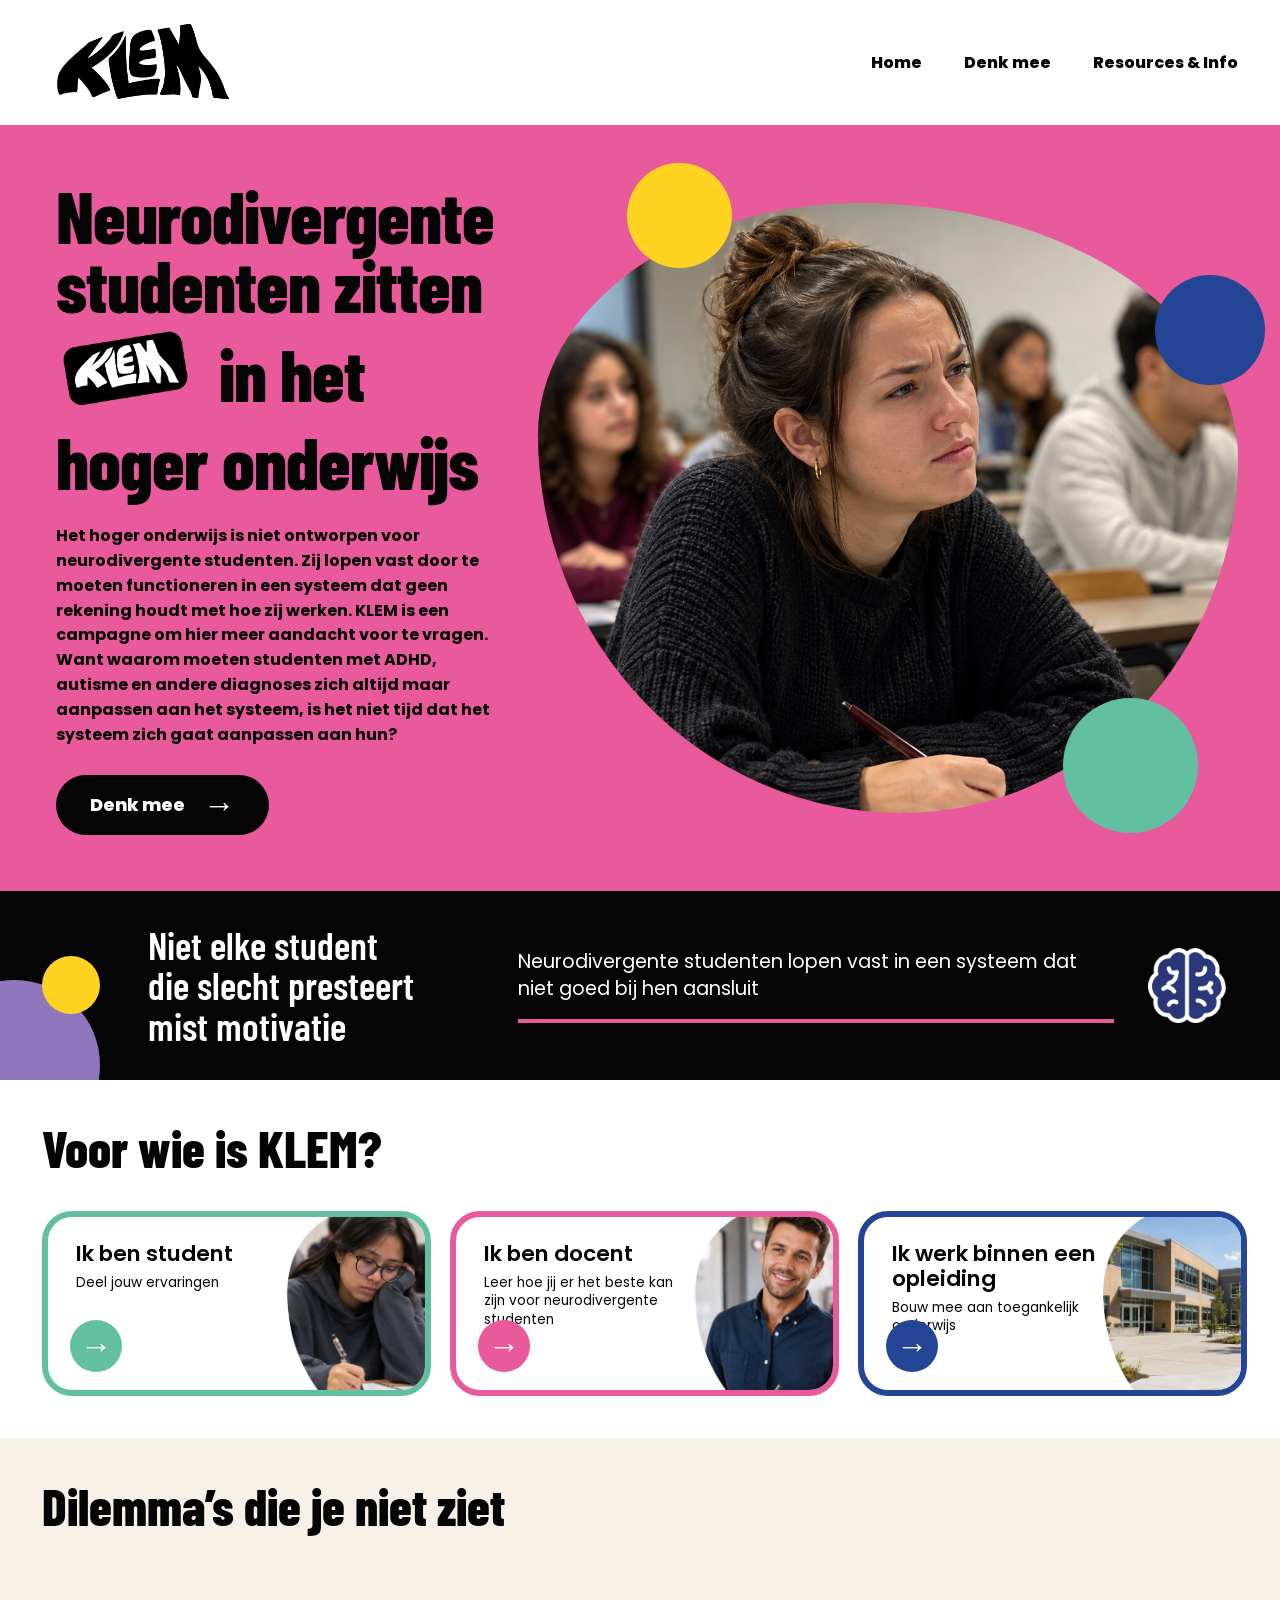
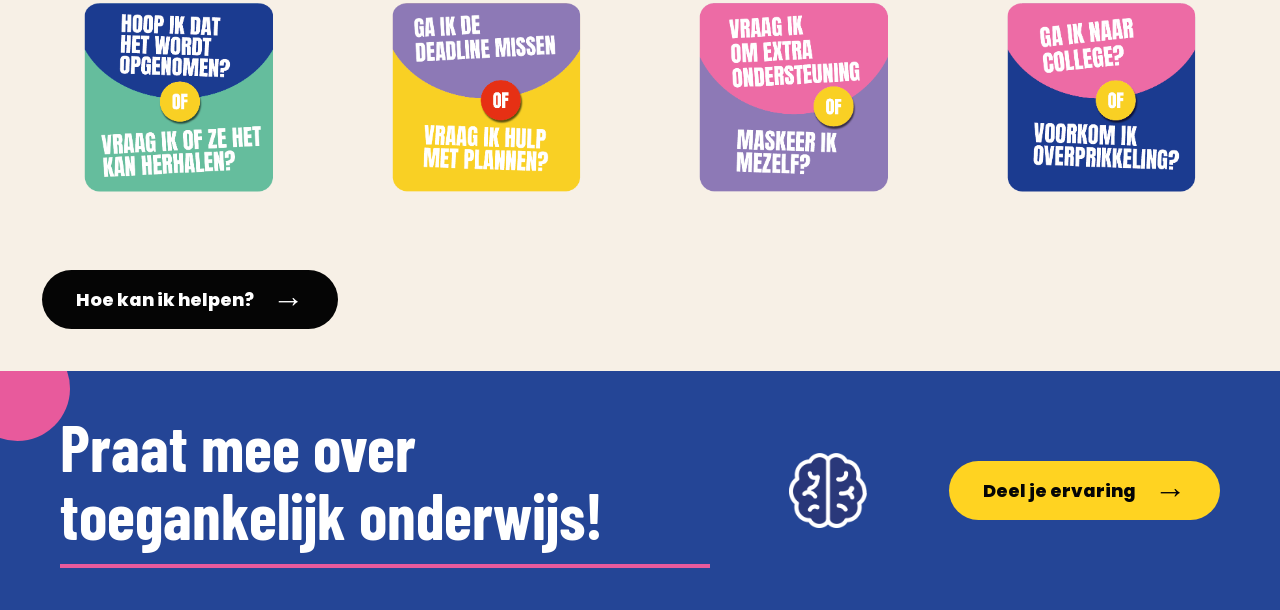
<file: index.html>
<!DOCTYPE html>
<html lang="nl">

<head>
    <meta charset="UTF-8" />
    <meta name="viewport" content="width=device-width, initial-scale=1.0" />
    <title>KLEM - Neurodivergente studenten</title>

    <link rel="stylesheet" href="css/style.css" />

    <link rel="preconnect" href="https://fonts.googleapis.com">
    <link rel="preconnect" href="https://fonts.gstatic.com" crossorigin>
    <link
        href="https://fonts.googleapis.com/css2?family=Barlow+Condensed:ital,wght@0,100;0,200;0,300;0,400;0,500;0,600;0,700;0,800;0,900;1,100;1,200;1,300;1,400;1,500;1,600;1,700;1,800;1,900&family=Poppins:ital,wght@0,100;0,200;0,300;0,400;0,500;0,600;0,700;0,800;0,900;1,100;1,200;1,300;1,400;1,500;1,600;1,700;1,800;1,900&display=swap"
        rel="stylesheet">
        
     <script src="js/script.js" defer></script>
</head>

<body>
    <header class="site-header">
        <a href="index.html" class="logo-link" aria-label="KLEM home">
            <img src="assets/logo.png" alt="KLEM" class="logo" />
        </a>

        <button class="menu-toggle" aria-label="Menu openen">
            <span></span>
            <span></span>
            <span></span>
        </button>

        <nav class="nav">
            <a href="index.html">Home</a>
            <a href= "html/denk.html">Denk mee</a>
            <a href="html/resources.html">Resources & Info</a>
        </nav>
    </header>

    <main>
        <section class="hero">
            <div class="hero-text">
                <h1>
                    Neurodivergente studenten zitten
                    <span class="klem-line">
                        <img src="assets/logoschuin.png" alt="KLEM" class="inline-klem" />
                        in het
                    </span>
                    hoger onderwijs
                </h1>

                <p>
                    Het hoger onderwijs is niet ontworpen voor neurodivergente studenten. Zij lopen vast door te moeten
                    functioneren in een systeem dat geen rekening houdt met hoe zij werken. KLEM is een campagne om hier
                    meer aandacht voor te vragen. Want waarom moeten studenten met ADHD, autisme en andere diagnoses
                    zich altijd maar aanpassen aan het systeem, is het niet tijd dat het systeem zich gaat aanpassen aan
                    hun?
                </p>

                <a href="html/denk.html" class="button button-black">
                    Denk mee <span>→</span>
                </a>
            </div>

            <div class="hero-visual">
                <div class="hero-blob">
                    <img src="assets/frowning.jpg" alt="Student in het hoger onderwijs" />
                </div>

                <span class="blob-dot blob-dot-yellow"></span>
                <span class="blob-dot blob-dot-blue"></span>
                <span class="blob-dot blob-dot-green"></span>
            </div>
        </section>
        <section class="statement">
            <div class="statement-left">
                <span class="yellow-dot"></span>
                <h2>Niet elke student <br>
                    die slecht presteert <br>
                    mist motivatie</h2>
            </div>

            <div class="statement-text">
                <p>
                    Neurodivergente studenten lopen vast in een systeem dat niet goed bij hen aansluit
                </p>
                <span class="pink-line"></span>
            </div>

            <img src="assets/brein.png" alt="" class="brain-icon" />
        </section>

        <section class="audience" id="denk-mee">
            <h2>Voor wie is KLEM?</h2>

            <div class="audience-grid">
                <a href="html/resources.html#voor-studenten" class="audience-card student-card">
                    <img src="assets/student.png" alt="" class="audience-card-bg" />

                    <div class="audience-card-content">
                        <h3>Ik ben student</h3>
                        <p>Deel jouw ervaringen</p>
                    </div>

                    <span class="audience-card-arrow">→</span>
                </a>

                <a href="html/resources.html#voor-docenten" class="audience-card docent-card">
                    <img src="assets/docent.png" alt="" class="audience-card-bg" />

                    <div class="audience-card-content">
                        <h3>Ik ben docent</h3>
                        <p>Leer hoe jij er het beste kan zijn voor neurodivergente studenten</p>
                    </div>

                    <span class="audience-card-arrow">→</span>
                </a>

                <a href="html/resources.html#voor-opleidingen" class="audience-card opleiding-card">
                    <img src="assets/school.png" alt="" class="audience-card-bg" />

                    <div class="audience-card-content">
                        <h3>Ik werk binnen een opleiding</h3>
                        <p>Bouw mee aan toegankelijk onderwijs</p>
                    </div>

                    <span class="audience-card-arrow">→</span>
                </a>
            </div>
        </section>

        <section class="dilemmas" id="resources">
            <h2>Dilemma’s die je niet ziet</h2>

            <div class="dilemma-grid">
                <img src="assets/dilemma1.png" alt="Vraag ik om extra ondersteuning of maskeer ik mezelf?" />
                <img src="assets/dilemma2.png" alt="Ga ik de deadline missen of vraag ik hulp met plannen?" />
                <img src="assets/dilemma3.png" alt="Ga ik naar college of voorkom ik overprikkeling?" />
                <img src="assets/dilemma4.png"
                    alt="Hoop ik dat het wordt opgenomen of vraag ik of ze het kan herhalen?" />
            </div>

            <a href="html/resources.html" class="button button-black">
                Hoe kan ik helpen? <span>→</span>
            </a>
        </section>

        <section class="cta">
            <div class="cta-text">
                <h2>Praat mee over<br>toegankelijk onderwijs!</h2>
                <span class="pink-line"></span>
            </div>

            <img src="assets/brein.png" alt="" class="brain-icon cta-brain" />

            <a href="html/denk.html" class="button button-yellow">
                Deel je ervaring <span>→</span>
            </a>
        </section>
    </main>


</body>

</html>
</file>
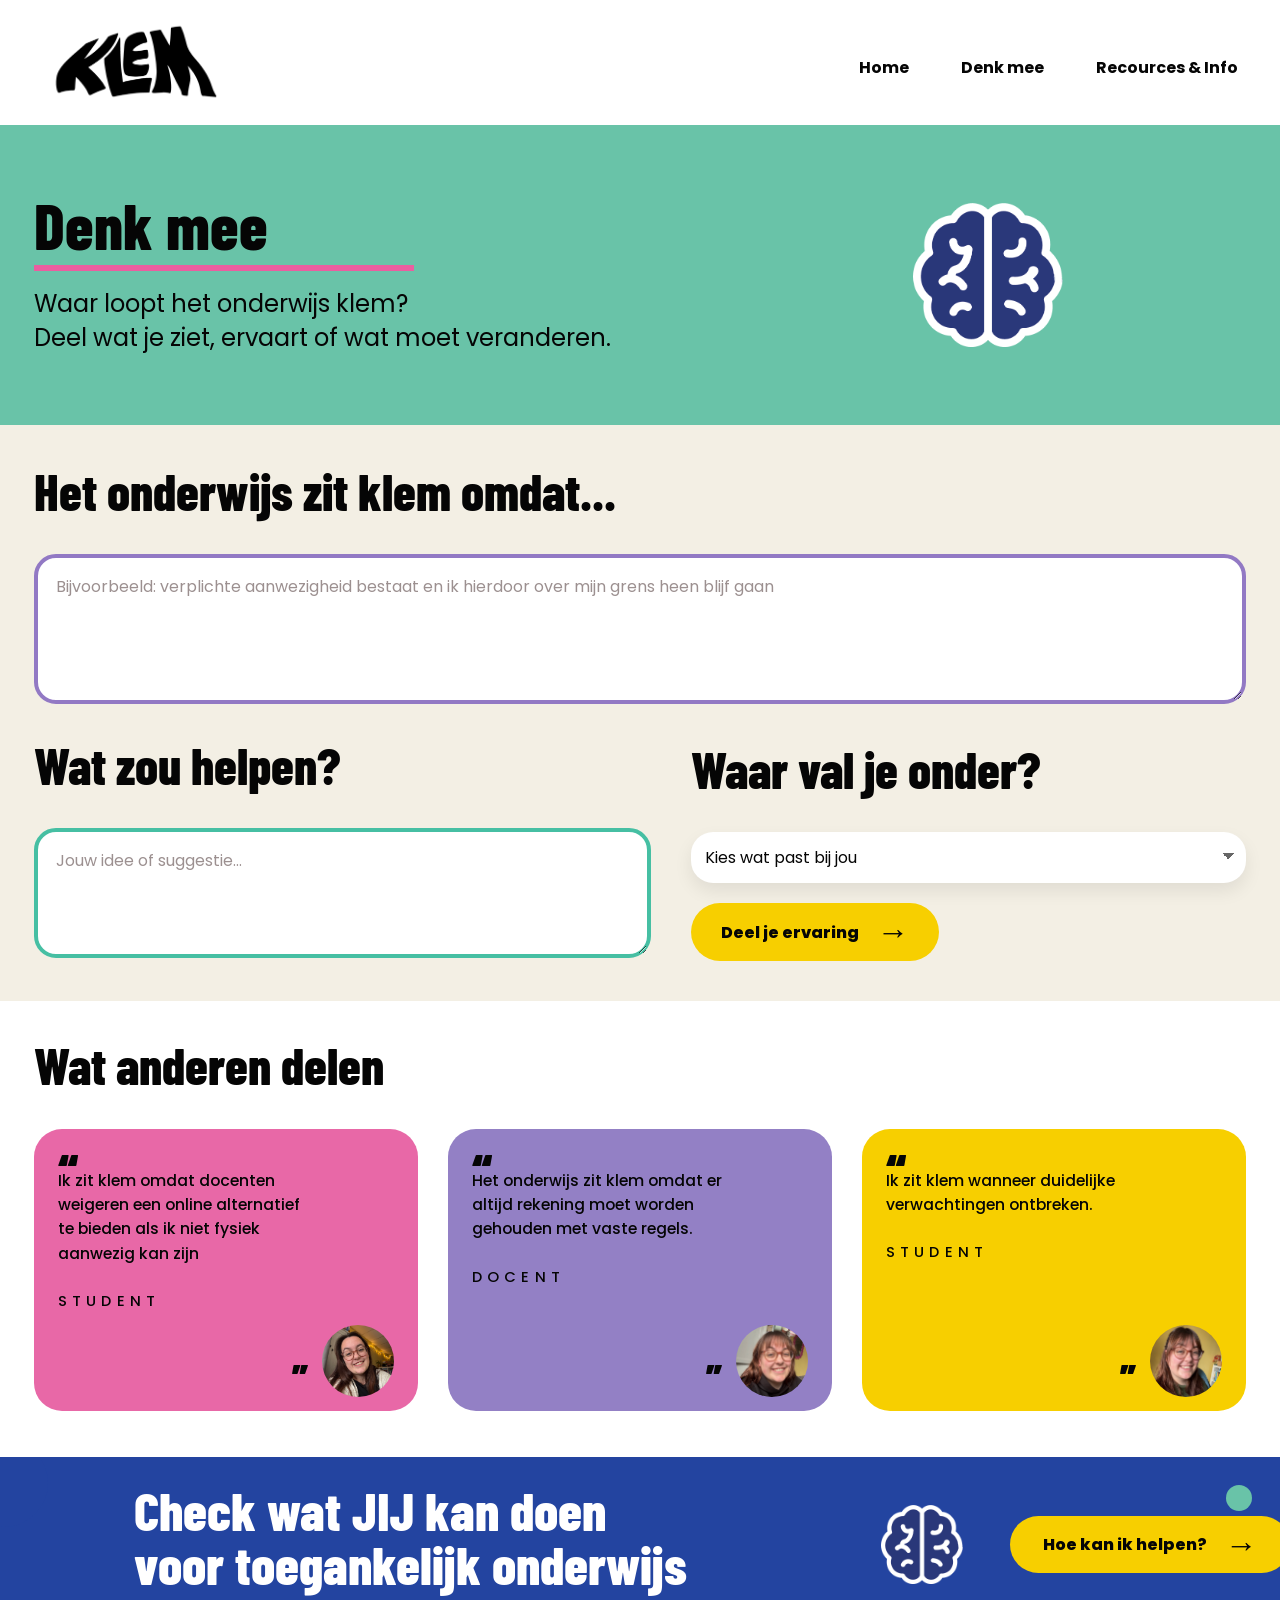
<file: html/denk.html>
<!DOCTYPE html>
<html lang="nl">

<head>
    <meta charset="UTF-8" />
    <meta name="viewport" content="width=device-width, initial-scale=1.0" />
    <title>KLEM - Denk mee</title>

    <link rel="stylesheet" href="../css/denk.css" />

    <link rel="preconnect" href="https://fonts.googleapis.com">
    <link rel="preconnect" href="https://fonts.gstatic.com" crossorigin>
    <link
        href="https://fonts.googleapis.com/css2?family=Barlow+Condensed:ital,wght@0,100;0,200;0,300;0,400;0,500;0,600;0,700;0,800;0,900;1,100;1,200;1,300;1,400;1,500;1,600;1,700;1,800;1,900&family=Poppins:ital,wght@0,100;0,200;0,300;0,400;0,500;0,600;0,700;0,800;0,900;1,100;1,200;1,300;1,400;1,500;1,600;1,700;1,800;1,900&display=swap"
        rel="stylesheet">

         <script src="../js/script.js" defer></script>
</head>

<body>
    <header class="site-header">
        <a href="../index.html" class="logo-link" aria-label="KLEM home">
            <img src="../assets/logo.png" alt="KLEM" class="logo">
        </a>

        <button class="menu-toggle" aria-label="Menu openen">
            <span></span>
            <span></span>
            <span></span>
        </button>

        <nav class="nav">
            <a href="../index.html">Home</a>
            <a href="../html/denk.html">Denk mee</a>
            <a href="../html/resources.html">Recources &amp; Info</a>
        </nav>
    </header>

    <main>

        <section class="intro-banner">
            <div class="intro-text">
                <h1>Denk mee</h1>
                <span class="pink-line short"></span>
                <p>
                    Waar loopt het onderwijs klem?<br>
                    Deel wat je ziet, ervaart of wat moet veranderen.
                </p>
            </div>

            <div class="intro-icon">
                <img src="../assets/brein.png" alt="Brein illustratie">
            </div>
        </section>


        <section class="form-section">
            <div class="form-group full">
                <h2 class="titels">Het onderwijs zit klem omdat...</h2>
                <textarea
                    placeholder="Bijvoorbeeld: verplichte aanwezigheid bestaat en ik hierdoor over mijn grens heen blijf gaan"></textarea>
            </div>

            <div class="form-grid">
                <div class="form-group">
                    <h2 class="titels">Wat zou helpen?</h2>
                    <textarea class="small-textarea" placeholder="Jouw idee of suggestie..."></textarea>


                </div>

                <div class="form-group select-group">
                    <h2 class="titels"> Waar val je onder?</h2>
                    <label for="occupation" class="field-label"></label>
                    <select id="occupation">
                        <option selected disabled>Kies wat past bij jou</option>
                        <option>Student</option>
                        <option>Docent</option>
                        <option>Onderwijs functie</option>
                    </select>
                    <button class="button button-yellow">
                        Deel je ervaring <span>→</span>
                    </button>

                </div>
            </div>
        </section>

        <!-- Shared stories -->
        <section class="stories-section">
            <h2 class="titels">Wat anderen delen</h2>

            <div class="stories-grid">
                <article class="story-card pink-card">
                    <div class="quote-mark quote-open">“</div>

                    <div class="story-content">
                        <p>
                            Ik zit klem omdat docenten
                            weigeren een online
                            alternatief te bieden als ik
                            niet fysiek aanwezig kan zijn
                        </p>

                        <span class="story-role">Student</span>
                    </div>

                    <div class="story-footer">
                        <div class="quote-mark quote-close">”</div>
                        <img src="../assets/IMG_4236.jpg" alt="Portret student" class="story-avatar">
                    </div>
                </article>

                <article class="story-card purple-card">
                    <div class="quote-mark quote-open">“</div>

                    <div class="story-content">
                        <p>
                            Het onderwijs zit klem
                            omdat er altijd rekening
                            moet worden gehouden met
                            vaste regels.
                        </p>

                        <span class="story-role">Docent</span>
                    </div>

                    <div class="story-footer">
                        <div class="quote-mark quote-close">”</div>
                        <img src="../assets/IMG_8161.jpeg" alt="Portret docent" class="story-avatar">
                    </div>
                </article>

                <article class="story-card yellow-card">
                    <div class="quote-mark quote-open">“</div>

                    <div class="story-content">
                        <p>
                            Ik zit klem wanneer
                            duidelijke verwachtingen
                            ontbreken.
                        </p>

                        <span class="story-role">Student</span>
                    </div>

                    <div class="story-footer">
                        <div class="quote-mark quote-close">”</div>
                        <img src="../assets/IMG_8241.jpeg" alt="Portret student" class="story-avatar">
                    </div>
                </article>
            </div>
        </section>


        <section class="cta-banner">
            <span class="cta-pink-circle"></span>
            <span class="cta-green-dot"></span>

            <div class="cta-text">
                <h2>Check wat JIJ kan doen<br>voor toegankelijk onderwijs</h2>
                <span class="pink-line"></span>
            </div>

            <div class="cta-icon">
                <img src="../assets/brein.png" alt="Brein illustratie">
            </div>

            <a href="../html/resources.html" class="button button-yellow cta-button">
                Hoe kan ik helpen? <span>→</span>
            </a>
        </section>
    </main>

   
</body>

</html>
</file>
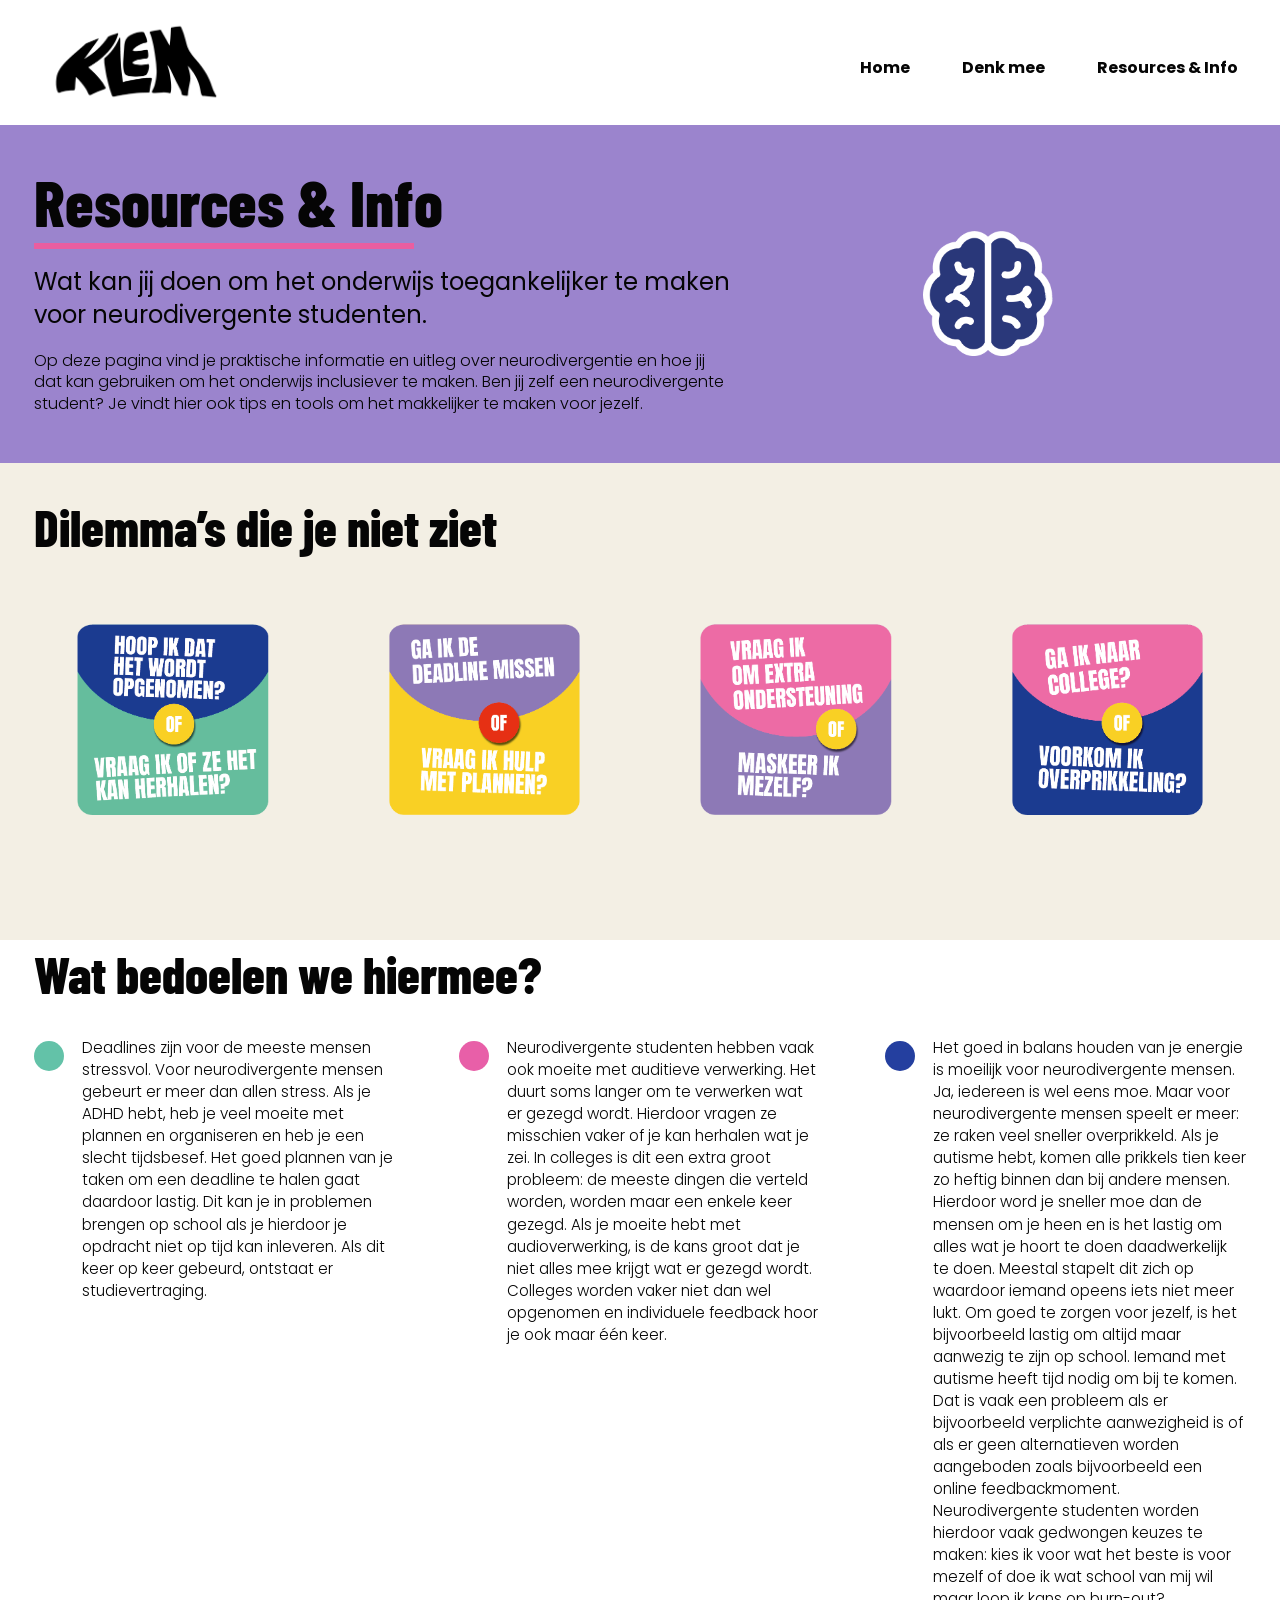
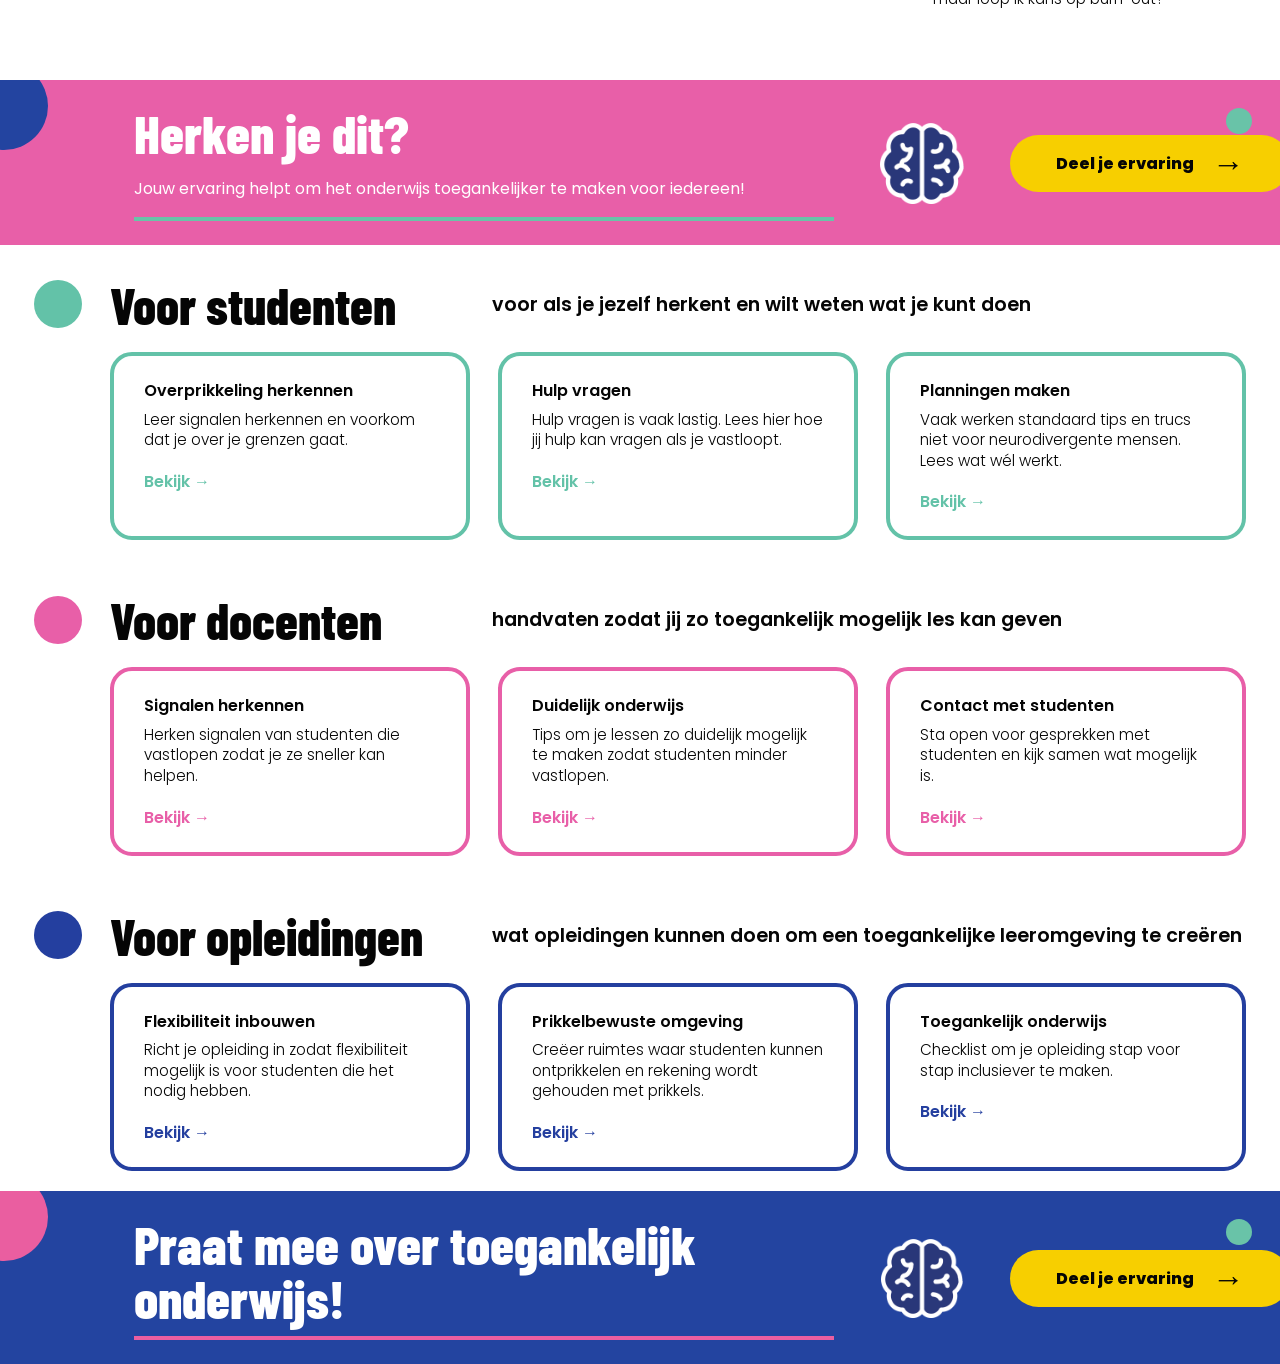
<file: html/resources.html>
<!DOCTYPE html>
<html lang="nl">

<head>
    <meta charset="UTF-8" />
    <meta name="viewport" content="width=device-width, initial-scale=1.0" />

    <title>KLEM - Resources & Info</title>

    <link rel="stylesheet" href="../css/denk.css" />

    <link rel="preconnect" href="https://fonts.googleapis.com">
    <link rel="preconnect" href="https://fonts.gstatic.com" crossorigin>
    <link
        href="https://fonts.googleapis.com/css2?family=Barlow+Condensed:ital,wght@0,100;0,200;0,300;0,400;0,500;0,600;0,700;0,800;0,900;1,100;1,200;1,300;1,400;1,500;1,600;1,700;1,800;1,900&family=Poppins:ital,wght@0,100;0,200;0,300;0,400;0,500;0,600;0,700;0,800;0,900;1,100;1,200;1,300;1,400;1,500;1,600;1,700;1,800;1,900&display=swap"
        rel="stylesheet">

        <script src="../js/script.js" defer></script>
</head>

<body class="resources-page">
    <header class="site-header">
        <a href="../index.html" class="logo-link" aria-label="KLEM home">
            <img src="../assets/logo.png" alt="KLEM" class="logo">
        </a>

        <button class="menu-toggle" aria-label="Menu openen">
            <span></span>
            <span></span>
            <span></span>
        </button>

        <nav class="nav">
            <a href="../index.html">Home</a>
            <a href="../html/denk.html">Denk mee</a>
            <a href="../html/resources.html">Resources &amp; Info</a>
        </nav>
    </header>

    <main>
        <section class="intro-banner resources-hero">
            <div class="intro-text">
                <h1>Resources &amp; Info</h1>
                <span class="pink-line short"></span>

                <p>
                    Wat kan jij doen om het onderwijs toegankelijker te
                    maken voor neurodivergente studenten.
                </p>

                <p class="resources-small-text">
                    Op deze pagina vind je praktische informatie en uitleg over neurodivergentie
                    en hoe jij dat kan gebruiken om het onderwijs inclusiever te maken. Ben jij zelf
                    een neurodivergente student? Je vindt hier ook tips en tools om het
                    makkelijker te maken voor jezelf.
                </p>
            </div>

            <div class="intro-icon">
                <img src="../assets/brein.png" alt="Brein illustratie">
            </div>
        </section>
        <section class="dilemmas" id="resources">
            <span class="indeweg"></span>
  <h2 class="titels">Dilemma’s die je niet ziet</h2>

  <div class="dilemma-grid">
    <img src="../assets/dilemma1.png" alt="Vraag ik om extra ondersteuning of maskeer ik mezelf?" />
    <img src="../assets/dilemma2.png" alt="Ga ik de deadline missen of vraag ik hulp met plannen?" />
    <img src="../assets/dilemma3.png" alt="Ga ik naar college of voorkom ik overprikkeling?" />
    <img src="../assets/dilemma4.png" alt="Hoop ik dat het wordt opgenomen of vraag ik of ze het kan herhalen?" />
  </div>
</section>

        <section class="stories-section resources-explanation">
            <h2 class="titels">Wat bedoelen we hiermee?</h2>

            <div class="resources-explanation-grid">
                <article class="resources-explanation-item">
                    <span class="resources-dot green"></span>
                    <p>
                        Deadlines zijn voor de meeste mensen stressvol. Voor
                        neurodivergente mensen gebeurt er meer dan allen
                        stress. Als je ADHD hebt, heb je veel moeite met
                        plannen en organiseren en heb je een slecht tijdsbesef.
                        Het goed plannen van je taken om een deadline te
                        halen gaat daardoor lastig. Dit kan je in problemen
                        brengen op school als je hierdoor je opdracht niet op
                        tijd kan inleveren. Als dit keer op keer gebeurd, ontstaat
                        er studievertraging.
                    </p>
                </article>

                <article class="resources-explanation-item">
                    <span class="resources-dot pink"></span>
                    <p>
                        Neurodivergente studenten hebben vaak ook moeite
                        met auditieve verwerking. Het duurt soms langer om te
                        verwerken wat er gezegd wordt. Hierdoor vragen ze
                        misschien vaker of je kan herhalen wat je zei. In
                        colleges is dit een extra groot probleem: de meeste
                        dingen die verteld worden, worden maar een enkele
                        keer gezegd. Als je moeite hebt met audioverwerking, is
                        de kans groot dat je niet alles mee krijgt wat er gezegd
                        wordt. Colleges worden vaker niet dan wel opgenomen
                        en individuele feedback hoor je ook maar één keer.
                    </p>
                </article>

                <article class="resources-explanation-item">
                    <span class="resources-dot blue"></span>
                    <p>
                        Het goed in balans houden van je energie is moeilijk voor
                        neurodivergente mensen. Ja, iedereen is wel eens moe. Maar voor
                        neurodivergente mensen speelt er meer: ze raken veel sneller
                        overprikkeld. Als je autisme hebt, komen alle prikkels tien keer zo
                        heftig binnen dan bij andere mensen. Hierdoor word je sneller moe
                        dan de mensen om je heen en is het lastig om alles wat je hoort te
                        doen daadwerkelijk te doen. Meestal stapelt dit zich op waardoor
                        iemand opeens iets niet meer lukt. Om goed te zorgen voor jezelf,
                        is het bijvoorbeeld lastig om altijd maar aanwezig te zijn op school.
                        Iemand met autisme heeft tijd nodig om bij te komen. Dat is vaak
                        een probleem als er bijvoorbeeld verplichte aanwezigheid is of als
                        er geen alternatieven worden aangeboden zoals bijvoorbeeld een
                        online feedbackmoment. Neurodivergente studenten worden
                        hierdoor vaak gedwongen keuzes te maken: kies ik voor wat het
                        beste is voor mezelf of doe ik wat school van mij wil maar loop ik
                        kans op burn-out?
                    </p>
                </article>
            </div>
        </section>

        <section class="cta-banner resources-pink-cta">
            <span class="cta-pink-circle"></span>
            <span class="cta-green-dot"></span>

            <div class="cta-text">
                <h2>Herken je dit?</h2>
                <p>Jouw ervaring helpt om het onderwijs toegankelijker te maken voor iedereen!</p>
                <span class="pink-line"></span>
            </div>

            <div class="cta-icon">
                <img src="../assets/brein.png" alt="Brein illustratie">
            </div>

            <a href="../html/denk.html" class="button button-yellow cta-button">
                Deel je ervaring <span>→</span>
            </a>
        </section>

        <section class="stories-section resources-block" id="voor-studenten">
            <div class="resources-heading student">
                <span></span>
                <h2 class="titels">Voor studenten</h2>
                <p>voor als je jezelf herkent en wilt weten wat je kunt doen</p>
            </div>

            <div class="resources-card-grid student">
                <article class="resources-card">
                    <h3>Overprikkeling herkennen</h3>
                    <p>Leer signalen herkennen en voorkom dat je over je grenzen gaat.</p>
                    <a href="#">Bekijk <span>→</span></a>
                </article>

                <article class="resources-card">
                    <h3>Hulp vragen</h3>
                    <p>Hulp vragen is vaak lastig. Lees hier hoe jij hulp kan vragen als je vastloopt.</p>
                    <a href="#">Bekijk <span>→</span></a>
                </article>

                <article class="resources-card">
                    <h3>Planningen maken</h3>
                    <p>Vaak werken standaard tips en trucs niet voor neurodivergente mensen. Lees wat wél werkt.</p>
                    <a href="#">Bekijk <span>→</span></a>
                </article>
            </div>
        </section>

        <section class="stories-section resources-block" id="voor-docenten">
            <div class="resources-heading teacher">
                <span></span>
                <h2 class="titels">Voor docenten</h2>
                <p>handvaten zodat jij zo toegankelijk mogelijk les kan geven</p>
            </div>

            <div class="resources-card-grid teacher">
                <article class="resources-card">
                    <h3>Signalen herkennen</h3>
                    <p>Herken signalen van studenten die vastlopen zodat je ze sneller kan helpen.</p>
                    <a href="#">Bekijk <span>→</span></a>
                </article>

                <article class="resources-card">
                    <h3>Duidelijk onderwijs</h3>
                    <p>Tips om je lessen zo duidelijk mogelijk te maken zodat studenten minder vastlopen.</p>
                    <a href="#">Bekijk <span>→</span></a>
                </article>

                <article class="resources-card">
                    <h3>Contact met studenten</h3>
                    <p>Sta open voor gesprekken met studenten en kijk samen wat mogelijk is.</p>
                    <a href="#">Bekijk <span>→</span></a>
                </article>
            </div>
        </section>

        <section class="stories-section resources-block" id="voor-opleidingen">
            <div class="resources-heading school">
                <span></span>
                <h2 class="titels">Voor opleidingen</h2>
                <p>wat opleidingen kunnen doen om een toegankelijke leeromgeving te creëren</p>
            </div>

            <div class="resources-card-grid school">
                <article class="resources-card">
                    <h3>Flexibiliteit inbouwen</h3>
                    <p>Richt je opleiding in zodat flexibiliteit mogelijk is voor studenten die het nodig hebben.</p>
                    <a href="#">Bekijk <span>→</span></a>
                </article>

                <article class="resources-card">
                    <h3>Prikkelbewuste omgeving</h3>
                    <p>Creëer ruimtes waar studenten kunnen ontprikkelen en rekening wordt gehouden met prikkels.</p>
                    <a href="#">Bekijk <span>→</span></a>
                </article>

                <article class="resources-card">
                    <h3>Toegankelijk onderwijs</h3>
                    <p>Checklist om je opleiding stap voor stap inclusiever te maken.</p>
                    <a href="#">Bekijk <span>→</span></a>
                </article>
            </div>
        </section>

        <section class="cta-banner">
            <span class="cta-pink-circle"></span>
            <span class="cta-yellow-dot"></span>
            <span class="cta-green-dot"></span>

            <div class="cta-text">
                <h2>Praat mee over toegankelijk onderwijs!</h2>
                <span class="pink-line"></span>
            </div>

            <div class="cta-icon">
                <img src="../assets/brein.png" alt="Brein illustratie">
            </div>

            <a href="../html/denk.html" class="button button-yellow cta-button">
                Deel je ervaring <span>→</span>
            </a>
        </section>
    </main>

    
</body>

</html>
</file>
<file: css/style.css>
:root {
  --pink: #e85a9c;
  --yellow: #ffd321;
  --blue: #244596;
  --green: #62c0a1;
  --purple: #9076bd;
  --cream: #f7f0e6;
  --black: #050505;
  --white: #ffffff;

  --title-font: "Barlow Condensed", sans-serif;
  --body-font: "Poppins", sans-serif;
}

* {
  box-sizing: border-box;
}

html {
  scroll-behavior: smooth;
}

body {
  margin: 0;
  font-family: var(--body-font);
  color: var(--black);
  background: var(--white);
}

img {
  display: block;
  max-width: 100%;
}

a {
  color: inherit;
  text-decoration: none;
}

/* HEADER */

.site-header {
  height: 125px;
  padding: 28px 42px;
  background: var(--white);
  display: flex;
  align-items: center;
  justify-content: space-between;
  position: relative;
  z-index: 20;
}

.logo {
  width: clamp(120px, 15vw, 210px);
  height: auto;
}

.nav {
  display: flex;
  align-items: center;
  gap: 42px;
  font-weight: 800;
  font-size: 1rem;
}

.nav a {
  position: relative;
}

.nav a::after {
  content: "";
  width: 0;
  height: 3px;
  background: var(--pink);
  position: absolute;
  left: 0;
  bottom: -8px;
  transition: width 0.2s ease;
}

.nav a:hover::after {
  width: 100%;
}

.menu-toggle {
  display: none;
}



.button {
  display: inline-flex;
  align-items: center;
  justify-content: center;
  gap: 18px;
  width: fit-content;
  border-radius: 999px;
  padding: 17px 34px;
  font-weight: 800;
  font-size: 1.12rem;
  line-height: 1;
  transition: transform 0.2s ease, box-shadow 0.2s ease;
}

.button span {
  font-size: 2rem;
  line-height: 0.8;
}

.button:hover {
  transform: translateY(-3px);
  box-shadow: 0 10px 24px rgba(0, 0, 0, 0.18);
}

.button-black {
  background: var(--black);
  color: var(--white);
}

.button-yellow {
  background: var(--yellow);
  color: var(--black);
}



.hero {
  min-height: 650px;
  background: var(--pink);
  display: grid;
  grid-template-columns: 42% 58%;
  align-items: stretch;
  overflow: hidden;
  position: relative;
}

.hero-text {
  padding: 56px 40px 56px 56px;
  display: flex;
  flex-direction: column;
  justify-content: center;
  position: relative;
  z-index: 4;
}

.hero h1 {
  max-width: 610px;
  margin: 0 0 28px;
  font-family: var(--title-font);
  font-size: clamp(3.7rem, 5.7vw, 6.2rem);
  font-weight: 800;
  line-height: 0.95;
  letter-spacing: -1px;
}

.klem-line {
  display: flex;
  align-items: center;
  gap: 22px;
}

.inline-klem {
  width: clamp(120px, 11vw, 180px);
  flex: 0 0 auto;
}

.hero p {
  max-width: 500px;
  margin: 0 0 28px;
  font-size: 1rem;
  font-weight: 700;
  line-height: 1.55;
}

.hero-visual {
  min-height: 650px;
  position: relative;
  display: flex;
  align-items: center;
  justify-content: center;
  padding: 0 42px 0 0;
  z-index: 2;
}

.hero-blob {
  width: 900px;
  height: 610px;
  overflow: hidden;
  position: relative;
  border-radius: 46% 54% 48% 52% / 38% 42% 58% 62%;
}

.hero-blob img {
  width: 100%;
  height: 100%;
  object-fit: cover;
  object-position: 52% 15%;
}

.blob-dot {
  position: absolute;
  border-radius: 50%;

  
  z-index: 5;
  pointer-events: none;
}

.blob-dot-yellow {
  width: 105px;
  height: 105px;
  background: var(--yellow);
  top: 38px;
  left: 12%;
}

.blob-dot-blue {
  width: 110px;
  height: 110px;
  background: var(--blue);
  top: 150px;
  right: 2%;
}

.blob-dot-green {
  width: 135px;
  height: 135px;
  background: var(--green);
  right: 11%;
  bottom: 58px;
}



.statement {
  min-height: 180px;
  padding: 34px 42px;
  background: var(--black);
  color: var(--white);
  display: grid;
  grid-template-columns: 1fr 1.35fr 90px;
  align-items: center;
  gap: 34px;
  position: relative;
  overflow: hidden;
}

.statement::before {
  content: "";
  width: 170px;
  height: 170px;
  background: var(--purple);
  border-radius: 50%;
  position: absolute;
  left: -70px;
  bottom: -70px;
}

.statement-left {
  display: flex;
  align-items: center;
  gap: 48px;
  position: relative;
  z-index: 1;
}

.yellow-dot {
  width: 58px;
  height: 58px;
  background: var(--yellow);
  border-radius: 50%;
  flex: 0 0 auto;
}

.statement h2 {
  margin: 0;
  font-family: var(--title-font);
  font-size: clamp(2rem, 3vw, 3rem);
  font-weight: 600;
  line-height: 1.05;
}

.statement-text {
  position: relative;
  z-index: 1;
}

.statement-text p {
  max-width: 760px;
  margin: 0;
  font-size: clamp(1rem, 1.5vw, 1.35rem);
  font-weight: 400;
  line-height: 1.45;
}

.pink-line {
  display: block;
  width: 100%;
  max-width: 650px;
  height: 4px;
  margin-top: 16px;
  background: var(--pink);
}

.brain-icon {
  width: 78px;
  height: auto;
  position: relative;
  z-index: 1;
}



.audience {
  padding: 42px;
  background: var(--white);
}

.audience h2,
.dilemmas h2 {
  margin: 0 0 38px;
  font-family: var(--title-font);
  font-size: clamp(2.8rem, 4vw, 4rem);
  font-weight: 800;
  line-height: 1;
}

.audience-grid {
  display: grid;
  grid-template-columns: repeat(3, 1fr);
  gap: 28px;
}

.audience-card {
  position: relative;
  display: block;
  min-height: 185px;
  aspect-ratio: 2.1 / 1;
  border-radius: 30px;
  overflow: hidden;
  background: var(--white);
  border: 6px solid transparent;
  transition: transform 0.2s ease, box-shadow 0.2s ease;
}

.audience-card:hover {
  transform: translateY(-4px);
  box-shadow: 0 12px 26px rgba(0, 0, 0, 0.15);
}

.audience-card-bg {
  position: absolute;
  inset: 0;
  width: 100%;
  height: 100%;
  object-fit: cover;
  z-index: 1;
}

.audience-card-content {
  position: absolute;
  top: 24px;
  left: 28px;
  width: 55%;
  z-index: 2;
}

.audience-card-content h3 {
  margin: 0 0 8px;
  font-family: var(--body-font);
  font-size: clamp(1.25rem, 1.7vw, 1.8rem);
  font-weight: 600;
  line-height: 1.15;
}

.audience-card-content p {
  margin: 0;
  font-size: clamp(0.85rem, 1vw, 1rem);
  font-weight: 400;
  line-height: 1.35;
}

.audience-card-arrow {
  position: absolute;
  left: 22px;
  bottom: 18px;
  width: 52px;
  height: 52px;
  border-radius: 50%;
  display: flex;
  align-items: center;
  justify-content: center;
  font-size: 2rem;
  font-weight: 700;
  color: var(--white);
  z-index: 3;
  transition: transform 0.2s ease;
}

.audience-card:hover .audience-card-arrow {
  transform: translateX(5px);
}

.student-card {
  border-color: var(--green);
}

.student-card .audience-card-arrow {
  background: var(--green);
}

.docent-card {
  border-color: var(--pink);
}

.docent-card .audience-card-arrow {
  background: var(--pink);
}

.opleiding-card {
  border-color: var(--blue);
}

.opleiding-card .audience-card-arrow {
  background: var(--blue);
}



.dilemmas {
  padding: 42px;
  background: var(--cream);
}

.dilemma-grid {
  display: grid;
  grid-template-columns: repeat(4, 1fr);
  gap: 34px;
  margin-bottom: 42px;
}

.dilemma-grid img {
  width: 100%;
  height: auto;
  border-radius: 20px;
  transition: transform 0.2s ease;
}

.dilemma-grid img:hover {
  transform: rotate(-1deg) scale(1.02);
}


.cta {
  padding: 42px 60px;
  background: var(--blue);
  color: var(--white);
  display: grid;
  grid-template-columns: 1.2fr 120px auto;
  align-items: center;
  gap: 40px;
  position: relative;
  overflow: hidden;
}

.cta::before {
  content: "";
  width: 105px;
  height: 105px;
  background: var(--pink);
  border-radius: 50%;
  position: absolute;
  left: -35px;
  top: -35px;
}

.cta-text {
  position: relative;
  z-index: 1;
}

.cta h2 {
  margin: 0;
  font-family: var(--title-font);
  font-size: clamp(3rem, 5vw, 5.2rem);
  font-weight: 700;
  line-height: 1.05;
}

#voor-studenten,
#voor-docenten,
#voor-opleidingen {
  scroll-margin-top: 140px;
}



@media (max-width: 1050px) {
  .hero {
    grid-template-columns: 1fr;
    min-height: auto;
  }

  .hero-text {
    padding: 44px 32px 26px;
  }

  .hero h1 {
    max-width: 760px;
  }

  .hero p {
    max-width: 620px;
  }

  .hero-visual {
    min-height: auto;
    justify-content: center;
    padding: 10px 32px 44px;
  }

  .hero-blob {
    width: min(720px, 100%);
    height: auto;
    aspect-ratio: 1.35 / 1;
  }

  .blob-dot-yellow {
    top: 0;
    left: 18%;
  }

  .blob-dot-blue {
    top: 20%;
    right: 4%;
  }

  .blob-dot-green {
    bottom: 30px;
    right: 12%;
  }

  .statement {
    grid-template-columns: 1fr;
  }

  .audience-grid {
    grid-template-columns: 1fr;
  }

  .audience-card {
    max-width: 620px;
  }

  .dilemma-grid {
    grid-template-columns: repeat(2, 1fr);
  }

  .cta {
    grid-template-columns: 1fr;
  }
}

@media (max-width: 720px) {
  .site-header {
    height: auto;
    padding: 22px 24px;

  }

  .logo {
    width: 120px;
  }

  .menu-toggle {
    width: 42px;
    height: 32px;
    border: 0;
    background: transparent;
    display: flex;
    flex-direction: column;
    justify-content: space-between;
    cursor: pointer;
  }

  .menu-toggle span {
    display: block;
    height: 4px;
    border-radius: 999px;
    background: var(--black);
  }

  .nav {
    position: absolute;
    left: 0;
    right: 0;
    top: 100%;
    padding: 24px;
    background: var(--white);
    border-top: 2px solid var(--black);
    flex-direction: column;
    align-items: flex-start;
    gap: 18px;
    opacity: 0;
    pointer-events: none;
    transform: translateY(-16px);
    transition: 0.2s ease;
    z-index: 20;
  }

  .nav.is-open {
    opacity: 1;
    pointer-events: auto;
    transform: translateY(0);
  }

   .hero-text {
    padding: 34px 24px 22px;
  }

  .hero h1 {
    font-size: clamp(3.2rem, 15vw, 4.8rem);
  }

  .klem-line {
    gap: 14px;
  }

  .inline-klem {
    width: 115px;
  }

  .hero p {
    font-size: 0.9rem;
  }

  .hero-visual {
    padding: 0 24px 34px;
  }

  .hero-blob {
    aspect-ratio: 1 / 1;
    border-radius: 42% 58% 44% 56% / 45% 38% 62% 55%;
  }

  .blob-dot-yellow {
    width: 72px;
    height: 72px;
  }

  .blob-dot-blue {
    width: 74px;
    height: 74px;
  }

  .blob-dot-green {
    width: 92px;
    height: 92px;
  }

  .statement,
  .audience,
  .dilemmas,
  .cta {
    padding: 30px 24px;
  }

  .statement-left {
    gap: 20px;
  }

  .yellow-dot {
    width: 46px;
    height: 46px;
  }

  .brain-icon {
    width: 68px;
  }

  .audience-card {
    aspect-ratio: 1.8 / 1;
    min-height: 170px;
    border-radius: 24px;
    border-width: 5px;
  }

  .audience-card-content {
    top: 20px;
    left: 22px;
    width: 58%;
  }

  .audience-card-content h3 {
    font-size: 1.2rem;
  }

  .audience-card-content p {
    font-size: 0.85rem;
  }

  .audience-card-arrow {
    width: 46px;
    height: 46px;
    left: 18px;
    bottom: 16px;
    font-size: 1.7rem;
  }

  .dilemma-grid {
    grid-template-columns: 1fr;
  }

  .dilemma-grid img {
    max-width: 360px;
  }

  .cta h2 {
    font-size: clamp(2.8rem, 13vw, 4.2rem);
  }

  .button {
    font-size: 1rem;
    padding: 15px 28px;
  }
}
</file>
<file: css/denk.css>
:root {
  --pink: #ea5ea0;
  --yellow: #f7cf00;
  --blue: #2344a0;
  --green: #69c3a8;
  --purple: #9279c4;
  --cream: #f3efe4;
  --light-gray: #f2f2f2;
  --page-gray: #efefef;
  --text-gray: #8f8f8f;
  --black: #050505;
  --white: #ffffff;
  --shadow: 0 8px 18px rgba(0, 0, 0, 0.08);

  --title-font: "Barlow Condensed", sans-serif;
  --body-font: "Poppins", sans-serif;
}

* {
  box-sizing: border-box;
}

html {
  scroll-behavior: smooth;
}

body {
  margin: 0;
  background: var(--white);
  color: var(--black);
  font-family: var(--body-font);
}

img {
  display: block;
  max-width: 100%;
}

a {
  color: inherit;
  text-decoration: none;
}



.site-header {
  height: 125px;
  padding: 28px 42px;
  background: var(--white);
  display: flex;
  align-items: center;
  justify-content: space-between;
  position: relative;
  z-index: 20;
}

.logo {
  width: clamp(120px, 14vw, 210px);
  height: auto;
}

.nav {
  display: flex;
  gap: 52px;
  align-items: center;
  padding-top: 10px;
}

.nav a {
  font-weight: 700;
  font-size: 1rem;
}

.menu-toggle {
  display: none;
  border: 0;
  background: transparent;
}


.intro-banner {
  background: var(--green);
  padding: 48px 34px;
  display: grid;
  grid-template-columns: 1.15fr 0.85fr;
  align-items: center;
  min-height: 300px;
}

.intro-text h1 {
  margin: 0;
  font-family: var(--title-font);
  font-size: clamp(3.5rem, 5vw, 5rem);
  font-weight: 800;
  line-height: 0.9;
}

.intro-text p {
  margin: 16px 0 0;
  font-size: clamp(1.2rem, 2vw, 1.5rem);
  line-height: 1.4;
  font-weight: 400;
}

.pink-line {
  display: block;
  height: 6px;
  background: var(--pink);
  margin-top: 12px;
}

.pink-line.short {
  width: 380px;
  max-width: 100%;
}

.intro-icon {
  display: flex;
  justify-content: center;
  align-items: center;
}

.intro-icon img {
  width: clamp(90px, 13vw, 150px);
}



.form-section {
  background: var(--cream);
  padding: 40px 34px 36px;
}

.form-group h2,
.stories-section h2,
.cta-text h2 {
  margin: 0 0 38px;
  font-family: var(--title-font);
  font-size: clamp(2.8rem, 4vw, 4rem);
  font-weight: 800;
  line-height: 1;
}

.form-group.full {
  margin-bottom: 28px;
}

.form-section textarea,
.form-section select {
  width: 100%;
  border-radius: 22px;
  background: var(--white);
  font-family: var(--body-font);
  font-size: 1rem;
  color: var(--black);
  outline: none;
}

.form-section textarea {
  resize: vertical;
  min-height: 150px;
  border: 4px solid var(--purple);
  padding: 16px 18px;
}

.small-textarea {
  min-height: 130px !important;
  border-color: #46bfa3 !important;
}

textarea::placeholder {
  color: #9c9090;
}

.form-grid {
  display: grid;
  grid-template-columns: 1fr 0.9fr;
  gap: 40px;
  align-items: start;
}

.select-group {
  padding-top: 4px;
}

.field-label {
  display: block;
  margin-bottom: 6px;
  font-size: 0.9rem;
  font-weight: 500;
}

.form-section select {
  appearance: none;
  -webkit-appearance: none;
  border: 0;
  box-shadow: var(--shadow);
  padding: 14px 42px 14px 14px;
  background-image:
    linear-gradient(45deg, transparent 50%, #666 50%),
    linear-gradient(135deg, #666 50%, transparent 50%);
  background-position:
    calc(100% - 18px) calc(50% - 2px),
    calc(100% - 12px) calc(50% - 2px);
  background-size: 6px 6px, 6px 6px;
  background-repeat: no-repeat;
}

.select-preview {
  margin-top: 6px;
  width: 100%;
  max-width: 200px;
  border-radius: 8px;
  overflow: hidden;
  box-shadow: var(--shadow);
  background: var(--light-gray);
}

.select-preview div {
  padding: 14px 14px;
  font-size: 0.95rem;
  color: #5b5b5b;
}

.button {
  display: inline-flex;
  align-items: center;
  justify-content: center;
  gap: 18px;
  width: fit-content;
  border: 0;
  border-radius: 999px;
  padding: 16px 30px;
  font-family: var(--body-font);
  font-weight: 800;
  font-size: 1rem;
  cursor: pointer;
  transition: transform 0.2s ease, box-shadow 0.2s ease;
}

.button span {
  font-size: 2rem;
  line-height: 0.8;
}

.button:hover {
  transform: translateY(-2px);
  box-shadow: 0 10px 20px rgba(0, 0, 0, 0.12);
}

.button-yellow {
  background: var(--yellow);
  color: var(--black);
}

.form-group .button {
  margin-top: 20px;
}

.stories-section {
  background: var(--white);
  padding: 38px 34px 46px;
}

.stories-grid {
  display: grid;
  grid-template-columns: repeat(3, 1fr);
  gap: 30px;
  margin-top: 28px;
}

.story-card {
  min-height: 210px;
  border-radius: 28px;
  padding: 20px 24px 14px;
  position: relative;
  display: flex;
  flex-direction: column;
  justify-content: space-between;
}

.pink-card {
  background: #e868a7;
}

.purple-card {
  background: #9380c5;
}

.yellow-card {
  background: #f7cf00;
}

.quote-mark {
  font-family: var(--title-font);
  font-size: 3rem;
  line-height: 1;
  font-weight: 900;
}

.quote-open {
  position: absolute;
  top: 16px;
  left: 24px;
}

.quote-close {
  font-size: 2.4rem;
}

.story-content {
  padding-top: 20px;
  max-width: 75%;
}

.story-content p {
  margin: 0 0 22px;
  font-size: 0.98rem;
  line-height: 1.55;
  font-weight: 500;
}

.story-role {
  display: inline-block;
  letter-spacing: 0.35em;
  text-transform: uppercase;
  font-size: 0.92rem;
  font-weight: 500;
}

.story-footer {
  display: flex;
  align-items: flex-end;
  justify-content: flex-end;
  gap: 14px;
  margin-top: 12px;
}

.story-avatar {
  width: 72px;
  height: 72px;
  object-fit: cover;
  border-radius: 50%;
}


.cta-banner {
  background: var(--blue);
  color: var(--white);
  padding: 26px 34px 24px;
  display: grid;
  grid-template-columns: 1.2fr 120px auto;
  align-items: center;
  gap: 28px;
  position: relative;
  overflow: hidden;
}

.cta-pink-circle {
  position: absolute;
  width: 88px;
  height: 88px;
  background: var(--blue);
  border-radius: 50%;
  left: -40px;
  top: -18px;
}

.cta-green-dot {
  position: absolute;
  width: 26px;
  height: 26px;
  background: var(--green);
  border-radius: 50%;
  right: 28px;
  top: 28px;
}

.cta-yellow-dot {
  position: absolute;
  width: 88px;
  height: 88px;
  background: var(--pink);
  border-radius: 50%;
  left: -40px;
  top: -18px;
}

.cta-text {
  position: relative;
  z-index: 2;
  padding-left: 100px;
}

.cta-text h2 {
  color: var(--white);
  margin-bottom: 12px;
  font-size: clamp(3rem, 4.2vw, 4.8rem);
}

.cta-text .pink-line {
  width: 700px;
  max-width: 100%;
  height: 4px;
}

.cta-icon {
  display: flex;
  justify-content: center;
}

.cta-icon img {
  width: 82px;
}


.cta-button {
  justify-self: end;
  min-width: 280px;
}

.resources-page {
  --resources-green: #63c2a8;
  --resources-pink: #e85fa8;
  --resources-purple: #9b84cd;
  --resources-blue: #243f9f;
  --resources-yellow: #ffd400;
  --resources-cream: #f4efe6;
}

.resources-page .resources-hero {
  background: var(--resources-purple);
  align-items: center;
}

.resources-page .resources-small-text {
  margin-top: 18px;
  max-width: 860px;
  font-family: var(--body-font);
  font-size: 1rem;
  line-height: 1.35;
  font-weight: 300;
}

.resources-page .intro-icon img {
  width: 130px;
  height: auto;
}





.dilemmas {
  background: var(--cream);
  padding-top: 1vw;
}

.titels {
  margin: 0 0 38px;
  
  font-family: var(--title-font);
  font-size: clamp(2.8rem, 4vw, 4rem);
  font-weight: 800;
  line-height: 1;
}

.dilemma-grid {
  display: grid;
  grid-template-columns: repeat(4, 1fr);
  gap: 34px;
  margin-bottom: 42px;
}

.dilemma-grid img {
  width: 100%;
  height: auto;
  border-radius: 20px;
  transition: transform 0.2s ease;
}

.dilemma-grid img:hover {
  transform: rotate(-1deg) scale(1.02);
}

.resources-page .dilemmas {
   background: var(--cream);
  padding: 38px 34px 46px;
}

.resources-page .dilemmas .titels {
  margin-left: 0 ;
  padding-left: 0 ;
}






.resources-explanation {
  padding-top: 8px;
  padding-bottom: 70px;
}

.resources-explanation-grid {
  display: grid;
  grid-template-columns: repeat(3, 1fr);
  gap: 64px;
}

.resources-explanation-item {
  display: grid;
  grid-template-columns: 34px 1fr;
  gap: 18px;
}

.resources-explanation-item p {
  margin: 0;
  font-size: 0.95rem;
  line-height: 1.45;
  font-weight: 500;
}

.resources-dot {
  width: 30px;
  height: 30px;
  border-radius: 50%;
  margin-top: 4px;
}

.resources-dot.green {
  background: var(--resources-green);
}

.resources-dot.pink {
  background: var(--resources-pink);
}

.resources-dot.blue {
  background: var(--resources-blue);
}



.resources-page .resources-pink-cta {
  background: var(--resources-pink);
  border-top: 0;
}

.resources-page .resources-pink-cta .pink-line {
  background: var(--resources-purple);
}

.resources-page .resources-pink-cta .cta-icon img {
  width: 84px;
}



.resources-block {
  padding-top: 34px;
  padding-bottom: 20px;
}

.resources-heading {
  display: grid;
  grid-template-columns: 54px 360px minmax(0, 1fr);
  gap: 22px;
  align-items: center;
  margin-bottom: 22px;
}

.resources-heading>span {
  width: 48px;
  height: 48px;
  border-radius: 50%;
}

.resources-heading h2 {
  margin: 0;
}

.resources-heading p {
  margin: 0;
  font-size: clamp(1rem, 1.5vw, 1.35rem);
  line-height: 1.1;
  font-weight: 800;
}

.resources-heading.student>span {
  background: var(--resources-green);
}

.resources-heading.teacher>span {
  background: var(--resources-pink);
}

.resources-heading.school>span {
  background: var(--resources-blue);
}

.resources-card-grid {
  display: grid;
  grid-template-columns: repeat(3, 1fr);
  gap: 70px;
  padding-left: 76px;
}

.resources-card {
  min-height: 230px;
  border: 4px solid;
  border-radius: 22px;
  background: var(--white);
  padding: 26px 30px 22px;
}

.resources-card h3 {
  margin: 0 0 10px;
  font-family: "Poppins", sans-serif;
  font-size: clamp(1rem, 1.2vw, 1.25rem);
  line-height: 1.1;
  font-weight: 600;
}

.resources-card p {
  margin: 0 0 18px;
  font-size: 0.95rem;
  line-height: 1.35;
  font-weight: 300;
}

.resources-card a {
  font-weight: 900;
  text-decoration: none;
}

.resources-card a:hover {
  text-decoration: underline;
}

.resources-card-grid.student .resources-card {
  border-color: var(--resources-green);
}

.resources-card-grid.student .resources-card a {
  color: var(--resources-green);
}

.resources-card-grid.teacher .resources-card {
  border-color: var(--resources-pink);
}

.resources-card-grid.teacher .resources-card a {
  color: var(--resources-pink);
}

.resources-card-grid.school .resources-card {
  border-color: var(--resources-blue);
}

.resources-card-grid.school .resources-card a {
  color: var(--resources-blue);
}

.resources-page {
  --resources-green: #63c2a8;
  --resources-pink: #e85fa8;
  --resources-purple: #9b84cd;
  --resources-blue: #243f9f;
  --resources-yellow: #ffd400;
  --resources-cream: #f4efe6;
}

.resources-page .resources-hero {
  background: var(--resources-purple);
  align-items: center;
}

.resources-page .resources-small-text {
  margin-top: 18px;
  max-width: 860px;
  font-size: 1rem;
  line-height: 1.35;
  font-weight: 300;
}

.resources-page .intro-icon img {
  width: 130px;
  height: auto;
}

/* Dilemma cards */

.resources-dilemmas {
  padding-bottom: 20px;
}

.resources-dilemma-grid {
  display: grid;
  grid-template-columns: repeat(4, 1fr);
  gap: 7vw;
}




.resources-explanation {
  padding-top: 8px;
  padding-bottom: 70px;
}

.resources-explanation-grid {
  display: grid;
  grid-template-columns: repeat(3, 1fr);
  gap: 64px;
}

.resources-explanation-item {
  display: grid;
  grid-template-columns: 30px 1fr;
  gap: 18px;
  align-items: start;
}

.resources-explanation-item p {
  margin: 0;
  font-size: 0.95rem;
  line-height: 1.45;
  font-weight: 300;
}

.resources-dot {
  display: block;
  width: 30px;
  height: 30px;
  min-width: 30px;
  border-radius: 50%;
  margin-top: 4px;
}

.resources-dot.green {
  background: var(--resources-green);
}

.resources-dot.pink {
  background: var(--resources-pink);
}

.resources-dot.blue {
  background: var(--resources-blue);
}



.resources-page .resources-pink-cta {
  background: var(--resources-pink);
  border-top: 0;
}

.resources-page .resources-pink-cta .pink-line {
  background: var(--green);
}

.resources-page .resources-pink-cta .cta-icon img {
  width: 84px;
}



.resources-block {
  padding-top: 34px;
  padding-bottom: 20px;
}

.resources-heading {
  display: grid;
  grid-template-columns: 54px 360px minmax(0, 1fr);
  gap: 22px;
  align-items: center;
  margin-bottom: 22px;
}

.resources-heading>span {
  width: 48px;
  height: 48px;
  border-radius: 50%;
}

.resources-heading h2 {
  margin: 0;
}

.resources-heading p {
  margin: 0;
  font-size: clamp(1rem, 1.5vw, 1.35rem);
  line-height: 1.1;
  font-weight: 600;
}

.resources-heading.student>span {
  background: var(--resources-green);
}

.resources-heading.teacher>span {
  background: var(--resources-pink);
}

.resources-heading.school>span {
  background: var(--resources-blue);
}

.resources-card-grid {
  display: grid;
  grid-template-columns: repeat(3, 1fr);
  gap: 28px;
  padding-left: 76px;
}

.resources-card {
  min-height: 165px;
  border: 4px solid;
  border-radius: 22px;
  background: var(--white);
  padding: 26px 30px 22px;
}

.resources-card h3 {
  margin: 0 0 10px;
  font-family: "Poppins", sans-serif;
  font-size: clamp(1rem, 1.2vw, 1.25rem);
  line-height: 1.1;
  font-weight: 600;
}

.resources-card p {
  margin: 0 0 18px;
  font-size: 0.95rem;
  line-height: 1.35;
  font-weight: 300;
}

.resources-card a {
  font-weight: 600;
  text-decoration: none;
}

.resources-card a:hover {
  text-decoration: underline;
}

.resources-card-grid.student .resources-card {
  border-color: var(--resources-green);
}

.resources-card-grid.student .resources-card a {
  color: var(--resources-green);
}

.resources-card-grid.teacher .resources-card {
  border-color: var(--resources-pink);
}

.resources-card-grid.teacher .resources-card a {
  color: var(--resources-pink);
}

.resources-card-grid.school .resources-card {
  border-color: var(--resources-blue);
}

.resources-card-grid.school .resources-card a {
  color: var(--resources-blue);
}


@media (max-width: 1100px) {
  .stories-grid {
    grid-template-columns: 1fr;
  }

  .form-grid {
    grid-template-columns: 1fr;
  }

  .cta-banner {
    grid-template-columns: 1fr;
    justify-items: start;
  }

  .cta-button {
    justify-self: start;
  }


  .resources-page .dilemma-grid {
    grid-template-columns: repeat(2, 1fr);
    gap: 28px;
  }

  .resources-explanation-grid {
    grid-template-columns: 1fr;
    gap: 28px;
  }

  .resources-heading {
    grid-template-columns: 54px 1fr;
  }

  .resources-heading p {
    grid-column: 2;
  }

  .resources-card-grid {
    grid-template-columns: 1fr;
    padding-left: 0;
    gap: 22px;
  }
}

@media (max-width: 800px) {
  .site-header {
    align-items: center;
    min-height: auto;
    height: auto;
    padding: 22px 24px;
  }


  .logo {
    width: 120px;
  }

  .menu-toggle {
    width: 42px;
    height: 32px;
    border: 0;
    background: transparent;
    display: flex;
    flex-direction: column;
    justify-content: space-between;
    cursor: pointer;
  }

  .menu-toggle span {
    display: block;
    height: 4px;
    border-radius: 999px;
    background: var(--black);
  }

  .nav {
    position: absolute;
    left: 0;
    right: 0;
    top: 100%;
    padding: 24px;
    background: var(--white);
    border-top: 2px solid var(--black);
    flex-direction: column;
    align-items: flex-start;
    gap: 18px;
    opacity: 0;
    pointer-events: none;
    transform: translateY(-16px);
    transition: 0.2s ease;
    z-index: 20;
  }

  .nav.is-open {
    opacity: 1;
    pointer-events: auto;
    transform: translateY(0);
  }

  .intro-icon {
    display: none;
  }
  
  .titels {
    padding-top: 20px ;
  }

  .cta-text .pink-line {
    width: 280px;
    max-width: 100%;
    height: 4px;
    
  }
  .cta-text {
    padding-left: 0px;
  }

  .pink-line.short {
    width: 280px;
    max-width: 100%;
  }

  

 
  .resources-page .dilemmas {
    padding-left: 34px;
    padding-right: 34px;
  }

  .resources-page .dilemma-grid {
    grid-template-columns: 1fr;
    gap: 22px;
  }

  .resources-page .resources-pink-cta {
    grid-template-columns: 1fr;
  }

  .resources-page .resources-pink-cta .button {
    width: 100%;
  
  }

  .indeweg{
  position: absolute;
  width: 26px;
  height: 26px;
  background: var(--pink );
  border-radius: 50%;
  right: 28px;
  top: 28px;
  padding-right: 40px;
  }
}

@media (max-width: 600px) {

  .site-header,
  .intro-banner,
  .form-section,
  .stories-section,
  .cta-banner {
    padding-left: 22px;
    padding-right: 22px;
  }

  .form-group h2,
  .stories-section h2,
  .cta-text h2 {
    font-size: clamp(2.6rem, 11vw, 3.8rem);
  }

  .intro-text h1 {
    font-size: clamp(3rem, 14vw, 4.6rem);
  }

  .story-content {
    max-width: 100%;
    padding-top: 28px;
  }

  .story-footer {
    justify-content: space-between;
  }

  .story-avatar {
    width: 64px;
    height: 64px;
  }

  .cta-button {
    min-width: unset;
    width: 100%;
  }

  .button {
    width: 100%;
  }


  .resources-page .resources-small-text {
    font-size: 0.95rem;
  }

  .resources-page .dilemmas {
    padding: 28px 22px 36px;
  }

  .resources-page .titels {
    font-size: clamp(2.6rem, 11vw, 3.8rem);
  }

  .resources-heading {
    grid-template-columns: 42px 1fr;
    gap: 16px;
  }

  .resources-heading>span {
    width: 38px;
    height: 38px;
  }

  .resources-card {
    min-height: auto;
    padding: 22px;
  }
}
</file>
